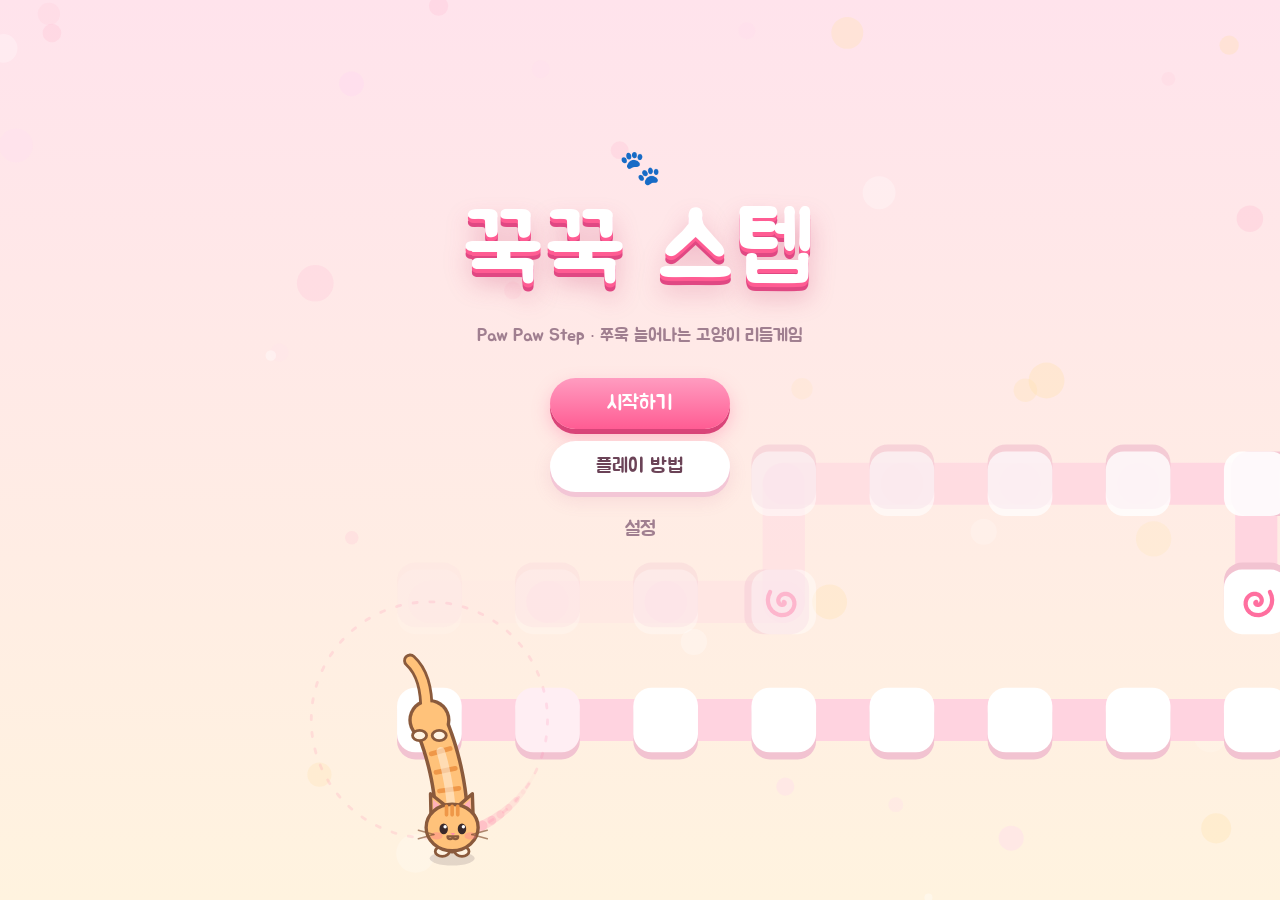
<file: index.html>
<!doctype html>
<html lang="ko">
<head>
  <meta charset="utf-8" />
  <meta name="viewport" content="width=device-width, initial-scale=1, viewport-fit=cover, user-scalable=no" />
  <title>꾹꾹 스텝</title>
  <link rel="preconnect" href="https://fonts.googleapis.com" />
  <link rel="preconnect" href="https://fonts.gstatic.com" crossorigin />
  <link href="https://fonts.googleapis.com/css2?family=Jua&display=swap" rel="stylesheet" />
  <link rel="stylesheet" href="css/style.css" />
</head>
<body>
  <canvas id="game"></canvas>

  <!-- 인게임 HUD -->
  <div id="hud" class="hidden">
    <button id="btn-pause" class="icon-btn" aria-label="일시정지">❚❚</button>
    <div id="lives" aria-label="남은 목숨"></div>
    <div id="combo"><span id="combo-num">0</span><small>COMBO</small></div>
    <div id="acc">100.0%</div>
    <div id="level-name"></div>
    <div id="progress"><div id="progress-fill"></div></div>
  </div>

  <!-- 타이틀 -->
  <section id="screen-title" class="screen active">
    <div class="title-wrap">
      <div class="logo">
        <span class="logo-paw">🐾</span>
        <h1>꾹꾹 스텝</h1>
        <p class="logo-sub">Paw Paw Step · 쭈욱 늘어나는 고양이 리듬게임</p>
      </div>
      <div class="menu">
        <button class="btn primary" data-go="select">시작하기</button>
        <button class="btn" data-go="howto">플레이 방법</button>
        <button class="btn ghost" data-go="settings">설정</button>
      </div>
    </div>
  </section>

  <!-- 플레이 방법 -->
  <section id="screen-howto" class="screen">
    <div class="panel">
      <h2>플레이 방법</h2>
      <ol class="howto">
        <li>고양이 한쪽 끝은 발판을 꾹 밟고, 몸을 <b>쭈욱 늘려</b> 다른 쪽 끝을 빙글빙글 돌려요.</li>
        <li>도는 끝이 <b>다음 발판에 닿는 순간</b> 아무 키나 화면을 꾹!<br/>그러면 앞발 ↔ 엉덩이가 번갈아 발판을 밟아요.</li>
        <li>도는 속도는 항상 일정해요. 그래서 <b>길이 꺾인 각도가 곧 박자</b>예요.</li>
      </ol>
      <div class="angle-table">
        <div><span class="ang">━━</span>직진<b>1박</b></div>
        <div><span class="ang">┓</span>안쪽 직각<b>½박</b></div>
        <div><span class="ang">┏</span>바깥쪽 직각<b>1½박</b></div>
        <div><span class="ang">∠</span>뾰족 135°<b>¼박</b></div>
        <div><span class="ang">🌀</span>빙글 발판<b>회전 반대</b></div>
        <div><span class="ang">+1</span>바퀴 발판<b>한 바퀴 더</b></div>
      </div>
      <p class="tip">앞에 놓인 길 모양을 보면 다가올 리듬을 미리 읽을 수 있어요!</p>
      <button class="btn small ghost" data-go="title">← 돌아가기</button>
    </div>
  </section>

  <!-- 레벨 선택 -->
  <section id="screen-select" class="screen">
    <div class="panel wide">
      <h2>어디로 산책 갈까?</h2>
      <div class="skin-row">
        <span class="label">오늘의 고양이</span>
        <div id="skins"></div>
      </div>
      <div id="levels" class="level-grid"></div>
      <div id="detail" class="detail"></div>
      <div class="menu row">
        <button class="btn ghost" data-go="title">← 뒤로</button>
        <button class="btn primary" id="btn-play">플레이 ▶</button>
      </div>
    </div>
  </section>

  <!-- 설정 -->
  <section id="screen-settings" class="screen">
    <div class="panel">
      <h2>설정</h2>
      <label class="field">
        <span>음악 볼륨 <em id="mvol-val"></em></span>
        <input id="opt-mvol" type="range" min="0" max="100" step="1" />
      </label>
      <label class="field">
        <span>효과음 볼륨 <em id="svol-val"></em></span>
        <input id="opt-svol" type="range" min="0" max="100" step="1" />
      </label>
      <label class="field">
        <span>싱크 보정 <em id="off-val"></em></span>
        <input id="opt-offset" type="range" min="-200" max="200" step="5" />
        <small>판정이 자꾸 "느려요"라면 + 쪽으로, "빨라요"라면 − 쪽으로</small>
      </label>
      <label class="field row">
        <span>구경 모드 (자동 플레이)</span>
        <input id="opt-auto" type="checkbox" />
      </label>
      <button class="btn small ghost" data-go="title">← 돌아가기</button>
    </div>
  </section>

  <!-- 일시정지 -->
  <section id="screen-pause" class="screen">
    <div class="panel">
      <h2>잠깐 쉬는 중…</h2>
      <div class="menu">
        <button class="btn primary" id="btn-resume">계속하기</button>
        <button class="btn" id="btn-retry-p">처음부터</button>
        <button class="btn ghost" id="btn-quit">나가기</button>
      </div>
    </div>
  </section>

  <!-- 결과 -->
  <section id="screen-result" class="screen">
    <div class="panel">
      <p id="res-title" class="res-title"></p>
      <div id="res-rank" class="rank">S</div>
      <div id="res-badges" class="badges"></div>
      <div class="res-acc"><span id="res-acc">100%</span><small id="res-acc-label">정확도</small></div>
      <ul class="res-counts">
        <li class="c-perfect"><b id="res-perfect">0</b><span>Purrfect</span></li>
        <li class="c-great"><b id="res-great">0</b><span>Nice</span></li>
        <li class="c-good"><b id="res-good">0</b><span>Good</span></li>
        <li class="c-miss"><b id="res-miss">0</b><span>Miss</span></li>
      </ul>
      <p class="res-combo">최대 콤보 <b id="res-combo">0</b></p>
      <div class="menu row">
        <button class="btn primary" id="btn-retry">다시하기</button>
        <button class="btn" id="btn-back">레벨 선택</button>
      </div>
    </div>
  </section>

  <script src="js/songs.js"></script>
  <script src="js/levels.js"></script>
  <script src="js/chart.js"></script>
  <script src="js/audio.js"></script>
  <script src="js/game.js"></script>
  <script src="js/render.js"></script>
  <script src="js/main.js"></script>
</body>
</html>
</file>
<file: css/style.css>
:root {
  --ink: #6b4357;
  --ink-soft: #a07f90;
  --pink: #ff7fa8;
  --pink-deep: #ff5c93;
  --cream: #fffaf4;
  --glass: rgba(255, 255, 255, 0.78);
  --shadow: 0 10px 30px rgba(160, 80, 120, 0.18);
  --perfect: #ff6fa8;
  --great: #56b8ff;
  --good: #7fd37f;
  --miss: #a69fb3;
}

* { box-sizing: border-box; -webkit-tap-highlight-color: transparent; }

html, body {
  margin: 0;
  height: 100%;
  overflow: hidden;
  background: #ffe9ef;
  font-family: 'Jua', 'Apple SD Gothic Neo', 'Malgun Gothic', sans-serif;
  color: var(--ink);
  user-select: none;
  -webkit-user-select: none;
  touch-action: manipulation;
}

#game { position: fixed; inset: 0; display: block; }

.hidden { display: none !important; }

/* ---------- 화면 공통 ---------- */
.screen {
  position: fixed;
  inset: 0;
  display: flex;
  align-items: center;
  justify-content: center;
  padding: 16px;
  opacity: 0;
  pointer-events: none;
  transition: opacity 0.25s ease;
}
.screen.active { opacity: 1; pointer-events: auto; }
#screen-pause, #screen-result { background: rgba(70, 40, 70, 0.18); backdrop-filter: blur(3px); }

.panel {
  width: min(420px, 100%);
  max-height: calc(100vh - 32px);
  overflow-y: auto;
  background: var(--glass);
  backdrop-filter: blur(12px);
  border: 3px solid rgba(255, 255, 255, 0.9);
  border-radius: 28px;
  padding: 26px 24px;
  box-shadow: var(--shadow);
  text-align: center;
  transform: translateY(12px) scale(0.98);
  transition: transform 0.3s cubic-bezier(.2, 1.4, .4, 1);
}
.screen.active .panel { transform: none; }
.panel.wide { width: min(760px, 100%); }
.panel h2 { margin: 0 0 18px; font-size: 26px; font-weight: 400; }

/* ---------- 버튼 ---------- */
.menu { display: flex; flex-direction: column; gap: 12px; align-items: center; }
.menu.row { flex-direction: row; justify-content: center; flex-wrap: wrap; margin-top: 18px; }

.btn {
  font-family: inherit;
  font-size: 20px;
  color: var(--ink);
  background: #fff;
  border: none;
  border-radius: 999px;
  padding: 13px 34px;
  min-width: 180px;
  cursor: pointer;
  box-shadow: 0 5px 0 #f3c6d6, 0 8px 18px rgba(200, 100, 140, 0.15);
  transition: transform 0.12s ease, box-shadow 0.12s ease;
}
.btn:hover { transform: translateY(-2px) scale(1.03); }
.btn:active { transform: translateY(3px); box-shadow: 0 2px 0 #f3c6d6; }
.btn.primary { background: linear-gradient(180deg, #ff9cc0, var(--pink-deep)); color: #fff; box-shadow: 0 5px 0 #d94479, 0 8px 18px rgba(255, 92, 147, 0.35); }
.btn.primary:active { box-shadow: 0 2px 0 #d94479; }
.btn.ghost { background: transparent; box-shadow: none; color: var(--ink-soft); }
.btn.small { font-size: 16px; padding: 9px 20px; min-width: 0; margin-top: 16px; }

.icon-btn {
  font-family: inherit;
  border: none;
  width: 44px; height: 44px;
  border-radius: 50%;
  background: rgba(255, 255, 255, 0.8);
  color: var(--ink);
  font-size: 14px;
  letter-spacing: -2px;
  cursor: pointer;
  box-shadow: 0 3px 0 rgba(0, 0, 0, 0.08);
}

/* ---------- 타이틀 ---------- */
.title-wrap { text-align: center; margin-top: -18vh; }
.logo h1 {
  margin: 0;
  font-size: clamp(54px, 13vw, 96px);
  font-weight: 400;
  color: #fff;
  letter-spacing: 2px;
  text-shadow: 0 4px 0 var(--pink-deep), 0 8px 0 #e04883, 0 14px 24px rgba(200, 60, 110, 0.35);
  animation: bob 2.4s ease-in-out infinite;
}
.logo-paw { font-size: 34px; display: inline-block; animation: wiggle 1.6s ease-in-out infinite; }
.logo-sub { margin: 14px 0 30px; color: var(--ink-soft); font-size: 18px; }
.hint { margin-top: 26px; color: var(--ink-soft); font-size: 15px; line-height: 1.7; }
.hint b { color: var(--pink-deep); font-weight: 400; }
kbd {
  font-family: inherit;
  background: #fff;
  border-radius: 6px;
  padding: 1px 7px;
  box-shadow: 0 2px 0 #f0c5d4;
}

@keyframes bob { 0%, 100% { transform: translateY(0); } 50% { transform: translateY(-8px); } }
@keyframes wiggle { 0%, 100% { transform: rotate(-12deg); } 50% { transform: rotate(12deg); } }

/* ---------- 레벨 선택 ---------- */
.skin-row { display: flex; align-items: center; justify-content: center; gap: 12px; margin-bottom: 18px; flex-wrap: wrap; }
.skin-row .label { color: var(--ink-soft); }
#skins { display: flex; gap: 10px; }
.skin {
  background: #fff;
  border: 3px solid transparent;
  border-radius: 18px;
  padding: 4px 6px 2px;
  cursor: pointer;
  font-family: inherit;
  color: var(--ink);
  font-size: 13px;
  transition: transform 0.15s;
}
.skin canvas { display: block; width: 64px; height: 64px; }
.skin.sel { border-color: var(--pink); transform: scale(1.06); }

.level-grid { display: grid; grid-template-columns: repeat(auto-fit, minmax(190px, 1fr)); gap: 14px; }
.level-card {
  position: relative;
  border: none;
  border-radius: 22px;
  padding: 18px 16px 16px;
  text-align: left;
  cursor: pointer;
  font-family: inherit;
  color: var(--c-text, var(--ink));
  background: linear-gradient(160deg, var(--c-top), var(--c-bottom));
  box-shadow: 0 6px 0 rgba(0, 0, 0, 0.08), 0 10px 20px rgba(120, 60, 100, 0.15);
  transition: transform 0.15s ease;
  overflow: hidden;
}
.level-card:hover { transform: translateY(-4px) rotate(-1deg); }
.level-card:active { transform: translateY(2px); }
.level-card .lv-name { font-size: 22px; display: block; }
.level-card .lv-sub { font-size: 13px; opacity: 0.75; display: block; margin-bottom: 12px; }
.level-card .lv-meta { display: flex; justify-content: space-between; font-size: 14px; opacity: 0.9; }
.level-card .lv-best {
  position: absolute; top: 12px; right: 12px;
  width: 38px; height: 38px; border-radius: 50%;
  display: grid; place-items: center;
  background: rgba(255, 255, 255, 0.85);
  color: var(--pink-deep);
  font-size: 20px;
}
.level-card .lv-best.none { color: #ccc; font-size: 14px; }

/* ---------- 설정 ---------- */
.field { display: block; text-align: left; margin-bottom: 18px; }
.field span { display: flex; justify-content: space-between; margin-bottom: 6px; }
.field em { font-style: normal; color: var(--pink-deep); }
.field small { color: var(--ink-soft); font-size: 13px; }
.field.row { display: flex; justify-content: space-between; align-items: center; }
.field.row span { margin: 0; }
input[type='range'] { width: 100%; accent-color: var(--pink); }
input[type='checkbox'] { width: 22px; height: 22px; accent-color: var(--pink); }

/* ---------- HUD ---------- */
#hud { position: fixed; inset: 0; pointer-events: none; }
#hud > * { position: absolute; }
#btn-pause { top: 16px; left: 16px; pointer-events: auto; }
#lives { top: 22px; left: 72px; display: flex; gap: 3px; font-size: 20px; }
#lives .h { color: #ff6f9c; text-shadow: 0 2px 0 rgba(255, 255, 255, 0.8); transition: transform 0.3s, color 0.3s; }
#lives .h.lost { color: rgba(140, 120, 150, 0.3); transform: scale(0.8); }
#combo { top: 14px; left: 50%; transform: translateX(-50%); text-align: center; line-height: 1; }
#combo-num { display: block; font-size: 44px; color: #fff; text-shadow: 0 3px 0 var(--pink-deep), 0 6px 14px rgba(200, 60, 110, 0.3); }
#combo small { font-size: 13px; color: var(--ink-soft); letter-spacing: 2px; }
#combo.bump #combo-num { animation: bump 0.18s ease-out; }
#combo.zero { opacity: 0; transition: opacity 0.3s; }
#acc { top: 22px; right: 18px; font-size: 22px; color: #fff; text-shadow: 0 2px 0 rgba(160, 80, 120, 0.6); }
#level-name { bottom: 26px; left: 18px; font-size: 15px; color: var(--ink-soft); }
#progress { left: 0; right: 0; bottom: 0; height: 7px; background: rgba(255, 255, 255, 0.5); }
#progress-fill { height: 100%; width: 0; background: linear-gradient(90deg, #ffb0cc, var(--pink-deep)); border-radius: 0 4px 4px 0; transition: width 0.15s linear; }
#hud.night #level-name, #hud.night #combo small { color: #e4dbff; }
@keyframes bump { from { transform: scale(1.3); } to { transform: scale(1); } }

/* ---------- 결과 ---------- */
.res-title { margin: 0 0 6px; font-size: 22px; }
.rank {
  font-size: 96px;
  line-height: 1.1;
  color: #fff;
  text-shadow: 0 5px 0 var(--pink-deep), 0 12px 24px rgba(200, 60, 110, 0.35);
  animation: pop 0.6s cubic-bezier(.2, 1.6, .4, 1);
}
.rank.F { text-shadow: 0 5px 0 #9a8aa6, 0 12px 24px rgba(80, 60, 100, 0.3); }
@keyframes pop { from { transform: scale(0.2) rotate(-20deg); opacity: 0; } to { transform: none; opacity: 1; } }
.badges { display: flex; justify-content: center; gap: 8px; min-height: 26px; margin: 4px 0 10px; flex-wrap: wrap; }
.badge { background: var(--pink); color: #fff; border-radius: 999px; padding: 3px 12px; font-size: 14px; }
.badge.gold { background: linear-gradient(90deg, #ffc65c, #ff8fb8); }
.res-acc span { font-size: 34px; }
.res-acc small { display: block; color: var(--ink-soft); font-size: 13px; }
.res-counts { list-style: none; padding: 0; margin: 16px 0 6px; display: grid; grid-template-columns: repeat(4, 1fr); gap: 6px; }
.res-counts li { background: #fff; border-radius: 14px; padding: 8px 2px; }
.res-counts b { display: block; font-size: 22px; font-weight: 400; }
.res-counts span { font-size: 12px; color: var(--ink-soft); }
.c-perfect b { color: var(--perfect); }
.c-great b { color: var(--great); }
.c-good b { color: var(--good); }
.c-miss b { color: var(--miss); }
.res-combo { color: var(--ink-soft); margin: 10px 0 0; }
.res-combo b { color: var(--ink); font-weight: 400; }

@media (max-width: 520px) {
  #lives { top: 70px; left: 18px; font-size: 17px; }
  #acc { font-size: 18px; }
  .btn { min-width: 150px; font-size: 18px; }
  .menu.row .btn { min-width: 120px; padding: 12px 20px; }
}

/* ---------- v2: 플레이 방법 ---------- */
.howto { text-align: left; padding-left: 22px; margin: 0 0 16px; line-height: 1.6; font-size: 16px; }
.howto li { margin-bottom: 8px; }
.howto b { color: var(--pink-deep); font-weight: 400; }
.angle-table { display: grid; grid-template-columns: repeat(2, 1fr); gap: 8px; margin-bottom: 12px; }
.angle-table div { background: #fff; border-radius: 14px; padding: 8px 10px; display: flex; align-items: center; gap: 8px; font-size: 14px; text-align: left; }
.angle-table .ang { width: 28px; text-align: center; color: var(--ink-soft); font-size: 16px; }
.angle-table b { margin-left: auto; color: var(--pink-deep); font-weight: 400; }
.tip { color: var(--ink-soft); font-size: 14px; margin: 4px 0 0; }

/* ---------- v2: 레벨 선택 ---------- */
.level-grid { grid-template-columns: repeat(auto-fit, minmax(150px, 1fr)); }
.level-card { padding-top: 38px; border: 3px solid transparent; }
.level-card.sel { border-color: #fff; box-shadow: 0 0 0 3px var(--pink), 0 10px 22px rgba(120, 60, 100, 0.25); transform: translateY(-3px); }
.level-card .tier {
  position: absolute; top: 12px; left: 14px;
  font-size: 13px; color: #fff; border-radius: 999px; padding: 2px 10px;
}
.level-card .lv-name { font-size: 20px; }
.level-card .lv-best { width: 32px; height: 32px; top: 8px; right: 8px; font-size: 17px; }
.detail {
  margin: 16px 0 0; min-height: 52px; background: rgba(255, 255, 255, 0.75); border-radius: 18px;
  padding: 10px 16px; display: flex; flex-wrap: wrap; gap: 6px 18px; justify-content: center; align-items: center;
  font-size: 15px; color: var(--ink-soft);
}
.detail b { color: var(--ink); font-weight: 400; }
.detail .now { color: var(--pink-deep); }
#screen-select .menu.row { margin-top: 14px; }
#btn-play { min-width: 200px; }

.title-wrap { margin-top: -22vh; }
.menu .btn.ghost { min-width: 0; }

@media (max-width: 520px) {
  .panel { padding: 20px 14px; }
  .panel h2 { font-size: 22px; margin-bottom: 12px; }
  .skin-row { margin-bottom: 12px; }
  .skin-row .label { display: none; }
  .skin canvas { width: 50px; height: 50px; }
  .level-grid { grid-template-columns: 1fr 1fr; gap: 10px; }
  .level-card { padding: 34px 12px 12px; }
  .level-card .lv-name { font-size: 17px; }
  .level-card .lv-sub { display: none; }
  .level-card .lv-meta { font-size: 12px; margin-top: 8px; }
  .detail { font-size: 13px; gap: 4px 12px; padding: 8px 10px; }
  .angle-table { grid-template-columns: 1fr; }
}
</file>
